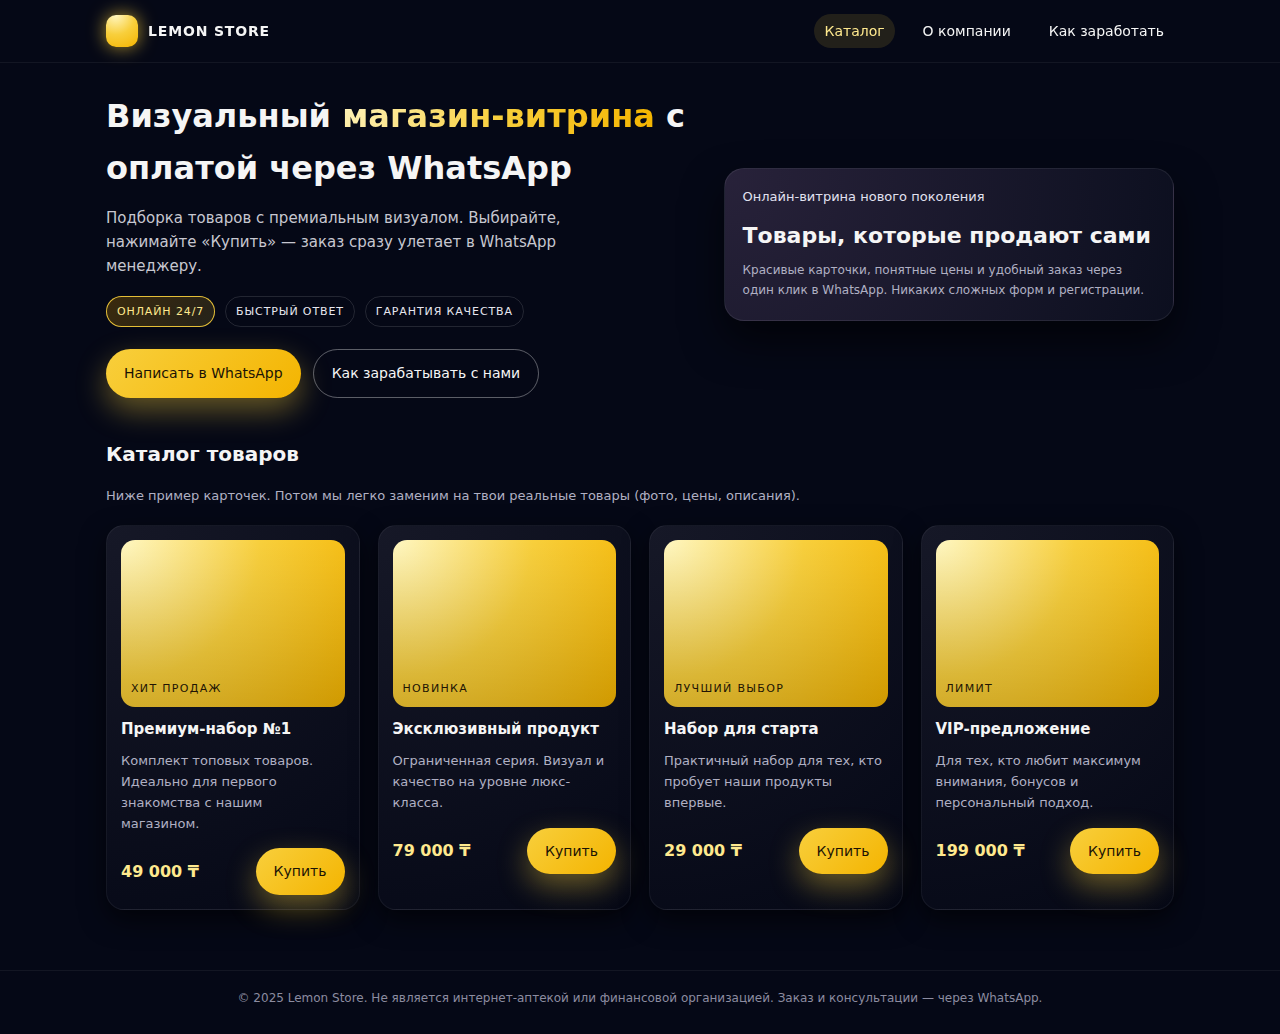
<file: index.html>
<!DOCTYPE html>
<html lang="ru">
<head>
  <meta charset="UTF-8" />
  <title>Интернет-магазин | Витрина</title>
  <meta name="viewport" content="width=device-width, initial-scale=1" />
  <link rel="stylesheet" href="style.css" />
</head>
<body>
  <header>
    <div class="nav-container">
      <div class="logo">
        <div class="logo-mark"></div>
        <div class="logo-text">Lemon Store</div>
      </div>
      <nav class="nav-links">
        <a href="index.html" class="active">Каталог</a>
        <a href="about.html">О компании</a>
        <a href="earn.html">Как заработать</a>
      </nav>
    </div>
  </header>

  <main class="main">
    <section class="hero">
      <div>
        <h1 class="hero-title">
          Визуальный <span class="hero-highlight">магазин-витрина</span> с оплатой через WhatsApp
        </h1>
        <p class="hero-subtitle">
          Подборка товаров с премиальным визуалом. Выбирайте, нажимайте «Купить» —
          заказ сразу улетает в WhatsApp менеджеру.
        </p>
        <div class="hero-badges">
          <span class="badge badge-gold">Онлайн 24/7</span>
          <span class="badge">Быстрый ответ</span>
          <span class="badge">Гарантия качества</span>
        </div>
        <div class="hero-cta">
          <a href="https://wa.me/77085080140?text=Хочу%20подборку%20лучших%20товаров"
             class="btn-primary" target="_blank">
            Написать в WhatsApp
          </a>
          <a href="earn.html" class="btn-outline">
            Как зарабатывать с нами
          </a>
        </div>
      </div>

      <div class="hero-side">
        <div class="hero-card">
          <p class="hero-tagline">Онлайн-витрина нового поколения</p>
          <p class="hero-metric">Товары, которые продают сами</p>
          <p class="hero-note">
            Красивые карточки, понятные цены и удобный заказ через один клик
            в WhatsApp. Никаких сложных форм и регистрации.
          </p>
        </div>
      </div>
    </section>

    <section>
      <h2 class="section-title">Каталог товаров</h2>
      <p class="section-subtitle">
        Ниже пример карточек. Потом мы легко заменим на твои реальные товары (фото, цены, описания).
      </p>

      <div class="grid-products">
        <!-- Товар 1 -->
        <article class="product-card">
          <div class="product-image">
            <span>Хит продаж</span>
          </div>
          <h3 class="product-title">Премиум-набор №1</h3>
          <p class="product-desc">
            Комплект топовых товаров. Идеально для первого знакомства с нашим магазином.
          </p>
          <div class="product-bottom">
            <div class="price">49 000 ₸</div>
            <a
              class="btn-primary"
              href="https://wa.me/77085080140?text=Здравствуйте%2C%20хочу%20заказать%20Премиум-набор%20%E2%84%961%20за%2049%20000%E2%82%B8"
              target="_blank"
            >
              Купить
            </a>
          </div>
        </article>

        <!-- Товар 2 -->
        <article class="product-card">
          <div class="product-image">
            <span>Новинка</span>
          </div>
          <h3 class="product-title">Эксклюзивный продукт</h3>
          <p class="product-desc">
            Ограниченная серия. Визуал и качество на уровне люкс-класса.
          </p>
          <div class="product-bottom">
            <div class="price">79 000 ₸</div>
            <a
              class="btn-primary"
              href="https://wa.me/77085080140?text=Здравствуйте%2C%20интересует%20Эксклюзивный%20продукт%20за%2079%20000%E2%82%B8"
              target="_blank"
            >
              Купить
            </a>
          </div>
        </article>

        <!-- Товар 3 -->
        <article class="product-card">
          <div class="product-image">
            <span>Лучший выбор</span>
          </div>
          <h3 class="product-title">Набор для старта</h3>
          <p class="product-desc">
            Практичный набор для тех, кто пробует наши продукты впервые.
          </p>
          <div class="product-bottom">
            <div class="price">29 000 ₸</div>
            <a
              class="btn-primary"
              href="https://wa.me/77085080140?text=Здравствуйте%2C%20хочу%20заказать%20Набор%20для%20старта%20за%2029%20000%E2%82%B8"
              target="_blank"
            >
              Купить
            </a>
          </div>
        </article>

        <!-- Товар 4 -->
        <article class="product-card">
          <div class="product-image">
            <span>Лимит</span>
          </div>
          <h3 class="product-title">VIP-предложение</h3>
          <p class="product-desc">
            Для тех, кто любит максимум внимания, бонусов и персональный подход.
          </p>
          <div class="product-bottom">
            <div class="price">199 000 ₸</div>
            <a
              class="btn-primary"
              href="https://wa.me/77085080140?text=Здравствуйте%2C%20интересует%20VIP-%D0%BF%D1%80%D0%B5%D0%B4%D0%BB%D0%BE%D0%B6%D0%B5%D0%BD%D0%B8%D0%B5%20за%20199%20000%E2%82%B8"
              target="_blank"
            >
              Купить
            </a>
          </div>
        </article>

      </div>
    </section>
  </main>

  <footer>
    © 2025 Lemon Store. Не является интернет-аптекой или финансовой организацией.  
    Заказ и консультации — через WhatsApp.
  </footer>
</body>
</html>
</file>
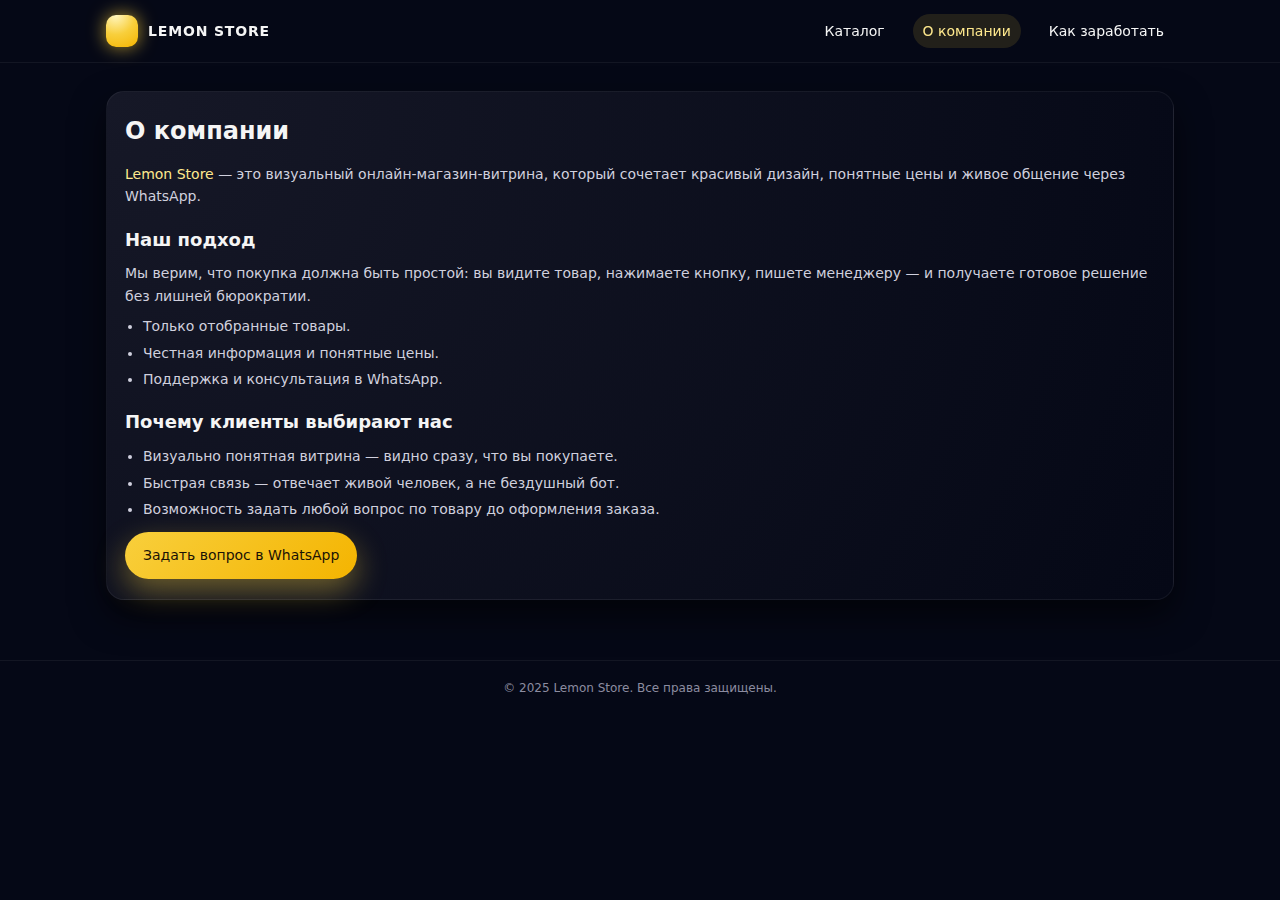
<file: about.html>
<!DOCTYPE html>
<html lang="ru">
<head>
  <meta charset="UTF-8" />
  <title>О компании | Lemon Store</title>
  <meta name="viewport" content="width=device-width, initial-scale=1" />
  <link rel="stylesheet" href="style.css" />
</head>
<body>
  <header>
    <div class="nav-container">
      <div class="logo">
        <div class="logo-mark"></div>
        <div class="logo-text">Lemon Store</div>
      </div>
      <nav class="nav-links">
        <a href="index.html">Каталог</a>
        <a href="about.html" class="active">О компании</a>
        <a href="earn.html">Как заработать</a>
      </nav>
    </div>
  </header>

  <main class="main">
    <section class="content-card">
      <h1>О компании</h1>
      <p>
        <span class="highlight">Lemon Store</span> — это визуальный онлайн-магазин-витрина,
        который сочетает красивый дизайн, понятные цены и живое общение через WhatsApp.
      </p>

      <h2>Наш подход</h2>
      <p>
        Мы верим, что покупка должна быть простой: вы видите товар, нажимаете кнопку,
        пишете менеджеру — и получаете готовое решение без лишней бюрократии.
      </p>

      <ul>
        <li>Только отобранные товары.</li>
        <li>Честная информация и понятные цены.</li>
        <li>Поддержка и консультация в WhatsApp.</li>
      </ul>

      <h2>Почему клиенты выбирают нас</h2>
      <ul>
        <li>Визуально понятная витрина — видно сразу, что вы покупаете.</li>
        <li>Быстрая связь — отвечает живой человек, а не бездушный бот.</li>
        <li>Возможность задать любой вопрос по товару до оформления заказа.</li>
      </ul>

      <a
        class="btn-primary"
        href="https://wa.me/77001234567?text=Здравствуйте%2C%20хочу%20узнать%20подробнее%20о%20компании%20и%20товарах"
        target="_blank"
      >
        Задать вопрос в WhatsApp
      </a>
    </section>
  </main>

  <footer>
    © 2025 Lemon Store. Все права защищены.
  </footer>
</body>
</html>
</file>
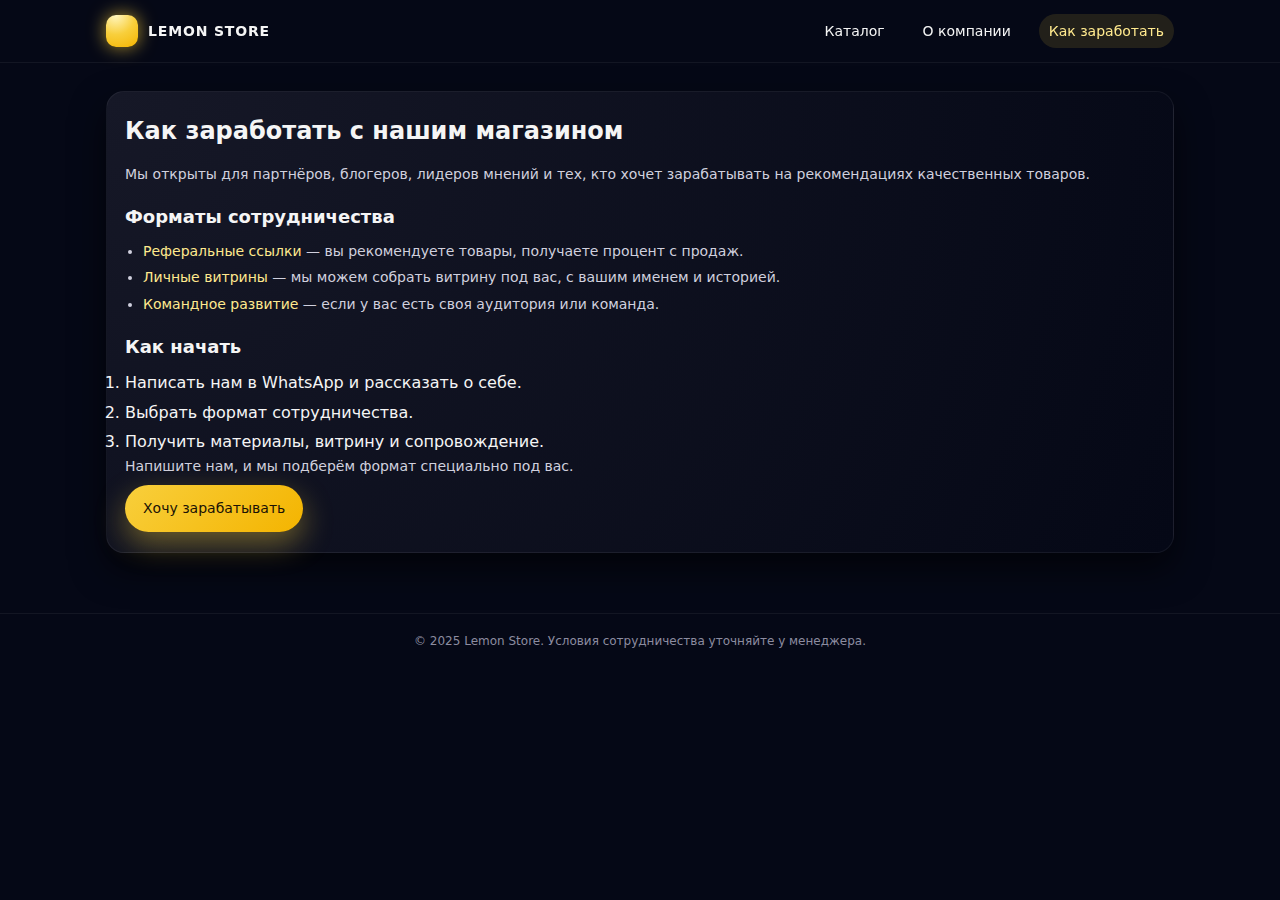
<file: earn.html>
<!DOCTYPE html>
<html lang="ru">
<head>
  <meta charset="UTF-8" />
  <title>Как заработать с нами | Lemon Store</title>
  <meta name="viewport" content="width=device-width, initial-scale=1" />
  <link rel="stylesheet" href="style.css" />
</head>
<body>
  <header>
    <div class="nav-container">
      <div class="logo">
        <div class="logo-mark"></div>
        <div class="logo-text">Lemon Store</div>
      </div>
      <nav class="nav-links">
        <a href="index.html">Каталог</a>
        <a href="about.html">О компании</a>
        <a href="earn.html" class="active">Как заработать</a>
      </nav>
    </div>
  </header>

  <main class="main">
    <section class="content-card">
      <h1>Как заработать с нашим магазином</h1>
      <p>
        Мы открыты для партнёров, блогеров, лидеров мнений и тех, кто хочет зарабатывать
        на рекомендациях качественных товаров.
      </p>

      <h2>Форматы сотрудничества</h2>
      <ul>
        <li><span class="highlight">Реферальные ссылки</span> — вы рекомендуете товары, получаете процент с продаж.</li>
        <li><span class="highlight">Личные витрины</span> — мы можем собрать витрину под вас, с вашим именем и историей.</li>
        <li><span class="highlight">Командное развитие</span> — если у вас есть своя аудитория или команда.</li>
      </ul>

      <h2>Как начать</h2>
      <ol>
        <li>Написать нам в WhatsApp и рассказать о себе.</li>
        <li>Выбрать формат сотрудничества.</li>
        <li>Получить материалы, витрину и сопровождение.</li>
      </ol>

      <p>
        Напишите нам, и мы подберём формат специально под вас.
      </p>

      <a
        class="btn-primary"
        href="https://wa.me/77001234567?text=Здравствуйте%2C%20хочу%20зарабатывать%20с%20вашим%20магазином"
        target="_blank"
      >
        Хочу зарабатывать
      </a>
    </section>
  </main>

  <footer>
    © 2025 Lemon Store. Условия сотрудничества уточняйте у менеджера.
  </footer>
</body>
</html>
</file>
<file: style.css>
* {
  margin: 0;
  padding: 0;
  box-sizing: border-box;
  font-family: system-ui, -apple-system, BlinkMacSystemFont, "Segoe UI", sans-serif;
}

body {
  background: #050816;
  color: #f5f5f5;
  line-height: 1.6;
}

a {
  text-decoration: none;
  color: inherit;
}

header {
  position: sticky;
  top: 0;
  z-index: 10;
  background: rgba(5, 8, 22, 0.95);
  backdrop-filter: blur(10px);
  border-bottom: 1px solid rgba(255, 255, 255, 0.06);
}

.nav-container {
  max-width: 1100px;
  margin: 0 auto;
  padding: 14px 16px;
  display: flex;
  align-items: center;
  justify-content: space-between;
}

.logo {
  display: flex;
  align-items: center;
  gap: 10px;
}

.logo-mark {
  width: 32px;
  height: 32px;
  border-radius: 10px;
  background: radial-gradient(circle at 30% 0%, #fff7c2, #f8cf3c, #f4b400);
  box-shadow: 0 0 18px rgba(248, 207, 60, 0.7);
}

.logo-text {
  font-weight: 700;
  letter-spacing: 0.06em;
  font-size: 14px;
  text-transform: uppercase;
}

.nav-links {
  display: flex;
  gap: 18px;
  font-size: 14px;
}

.nav-links a {
  padding: 6px 10px;
  border-radius: 999px;
  transition: background 0.2s, color 0.2s;
}

.nav-links a:hover,
.nav-links a.active {
  background: rgba(248, 207, 60, 0.12);
  color: #ffe98e;
}

/* Hero / основной контейнер */
.main {
  max-width: 1100px;
  margin: 0 auto;
  padding: 28px 16px 60px;
}

.hero {
  display: grid;
  grid-template-columns: minmax(0, 1.3fr) minmax(0, 1fr);
  gap: 32px;
  align-items: center;
  margin-bottom: 40px;
}

.hero-title {
  font-size: 32px;
  font-weight: 700;
  margin-bottom: 12px;
}

.hero-highlight {
  background: radial-gradient(circle at 0 0, #fff4bf, #f8cf3c, #f4b400);
  -webkit-background-clip: text;
  color: transparent;
}

.hero-subtitle {
  font-size: 15px;
  color: #c7c7d0;
  max-width: 520px;
  margin-bottom: 18px;
}

.hero-badges {
  display: flex;
  flex-wrap: wrap;
  gap: 10px;
  margin-bottom: 22px;
}

.badge {
  font-size: 11px;
  text-transform: uppercase;
  letter-spacing: 0.08em;
  padding: 6px 10px;
  border-radius: 999px;
  border: 1px solid rgba(255, 255, 255, 0.12);
  color: #e7e7f0;
}

.badge-gold {
  border-color: rgba(248, 207, 60, 0.9);
  background: linear-gradient(135deg, #3b2b0d, #f8cf3c22);
  color: #ffe98e;
}

.hero-cta {
  display: flex;
  flex-wrap: wrap;
  gap: 12px;
}

.btn-primary,
.btn-outline {
  font-size: 14px;
  padding: 12px 18px;
  border-radius: 999px;
  border: none;
  cursor: pointer;
  display: inline-flex;
  align-items: center;
  gap: 6px;
  transition: transform 0.15s ease, box-shadow 0.15s ease, background 0.2s, border-color 0.2s;
}

.btn-primary {
  background: linear-gradient(135deg, #f8cf3c, #f4b400);
  color: #1b1305;
  box-shadow: 0 12px 30px rgba(248, 207, 60, 0.4);
}

.btn-primary:hover {
  transform: translateY(-1px);
  box-shadow: 0 16px 40px rgba(248, 207, 60, 0.55);
}

.btn-outline {
  background: transparent;
  border: 1px solid rgba(255, 255, 255, 0.35);
  color: #f5f5f5;
}

.btn-outline:hover {
  border-color: rgba(248, 207, 60, 0.9);
}

.hero-side {
  position: relative;
}

.hero-card {
  border-radius: 20px;
  padding: 18px 18px 20px;
  background: radial-gradient(circle at 0 0, #28223a, #0c0f1f);
  border: 1px solid rgba(255, 255, 255, 0.08);
  box-shadow: 0 20px 40px rgba(0, 0, 0, 0.6);
}

.hero-tagline {
  font-size: 13px;
  color: #e1e1f0;
  margin-bottom: 10px;
}

.hero-metric {
  font-size: 22px;
  font-weight: 700;
  margin-bottom: 8px;
}

.hero-note {
  font-size: 12px;
  color: #b0b0c3;
}

/* Сетка товаров */
.section-title {
  font-size: 20px;
  font-weight: 600;
  margin-bottom: 16px;
}

.section-subtitle {
  font-size: 13px;
  color: #b0b0c3;
  margin-bottom: 18px;
}

.grid-products {
  display: grid;
  grid-template-columns: repeat(auto-fit, minmax(220px, 1fr));
  gap: 18px;
}

.product-card {
  background: radial-gradient(circle at 0 0, #161827, #050816);
  border-radius: 18px;
  padding: 14px;
  border: 1px solid rgba(255, 255, 255, 0.06);
  box-shadow: 0 10px 26px rgba(0, 0, 0, 0.6);
  display: flex;
  flex-direction: column;
  gap: 10px;
}

.product-image {
  width: 100%;
  aspect-ratio: 4 / 3;
  border-radius: 14px;
  background: radial-gradient(circle at 0 0, #fff7c2, #f8cf3c, #f4b400);
  position: relative;
  overflow: hidden;
}

.product-image span {
  position: absolute;
  inset: 0;
  display: flex;
  align-items: flex-end;
  justify-content: flex-start;
  padding: 10px;
  font-size: 11px;
  text-transform: uppercase;
  letter-spacing: 0.12em;
  color: #211404;
  background: linear-gradient(to top, rgba(0, 0, 0, 0.15), transparent);
}

.product-title {
  font-size: 15px;
  font-weight: 600;
}

.product-desc {
  font-size: 13px;
  color: #b0b0c3;
}

.product-bottom {
  display: flex;
  align-items: center;
  justify-content: space-between;
  margin-top: 4px;
}

.price {
  font-size: 16px;
  font-weight: 600;
  color: #ffe98e;
}

/* Контентные страницы */
.content-card {
  background: radial-gradient(circle at 0 0, #161827, #050816);
  border-radius: 18px;
  padding: 20px 18px;
  border: 1px solid rgba(255, 255, 255, 0.06);
  box-shadow: 0 16px 34px rgba(0, 0, 0, 0.6);
}

.content-card h1 {
  font-size: 24px;
  margin-bottom: 12px;
}

.content-card h2 {
  font-size: 18px;
  margin-top: 18px;
  margin-bottom: 8px;
}

.content-card p {
  font-size: 14px;
  color: #d0d0de;
  margin-bottom: 8px;
}

.content-card ul {
  margin: 8px 0 12px 18px;
  font-size: 14px;
  color: #d0d0de;
}

.content-card li + li {
  margin-top: 4px;
}

.highlight {
  color: #ffe98e;
}

/* Подвал */
footer {
  border-top: 1px solid rgba(255, 255, 255, 0.06);
  padding: 18px 16px 26px;
  font-size: 12px;
  color: #8c8ca0;
  text-align: center;
}

/* Адаптив */
@media (max-width: 800px) {
  .hero {
    grid-template-columns: minmax(0, 1fr);
  }

  .hero-side {
    order: -1;
  }

  .nav-links {
    gap: 10px;
    font-size: 13px;
  }
}

@media (max-width: 480px) {
  .hero-title {
    font-size: 25px;
  }

  .nav-container {
    flex-direction: column;
    align-items: flex-start;
    gap: 8px;
  }
}
</file>
